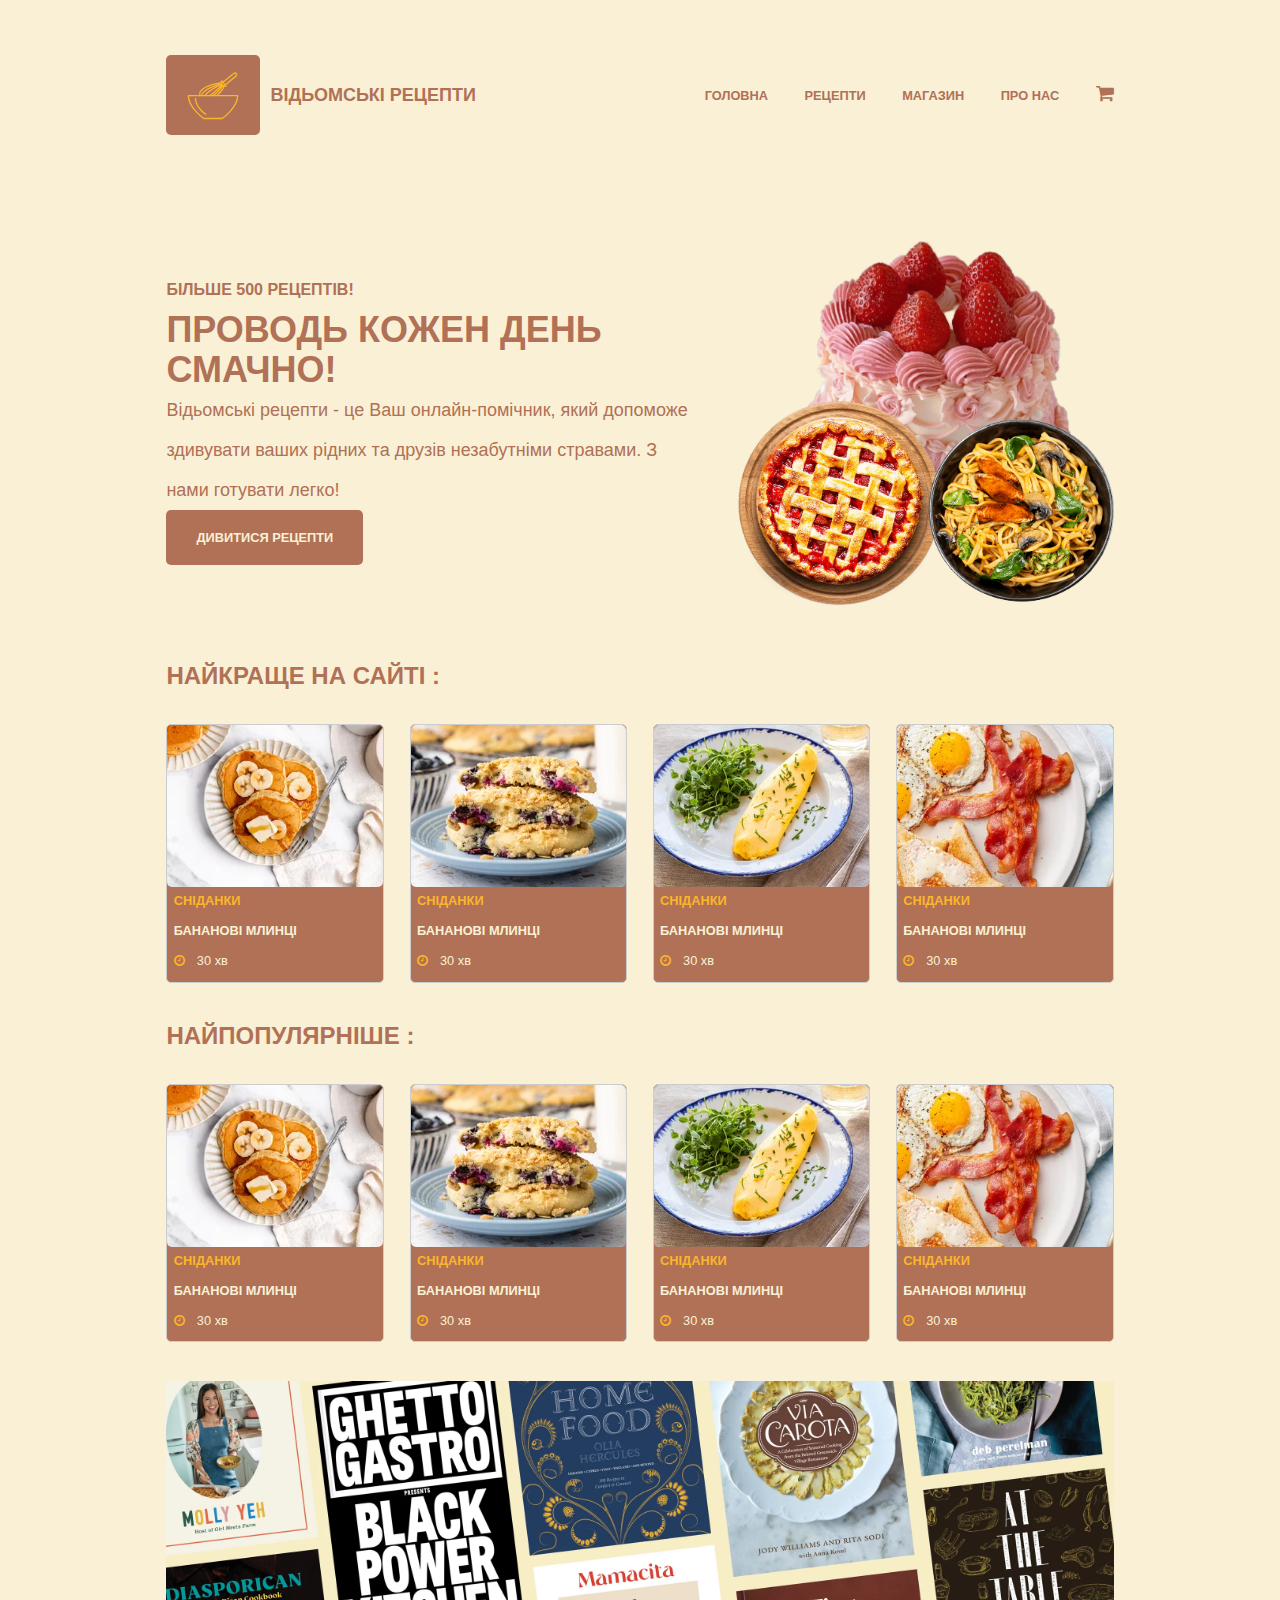
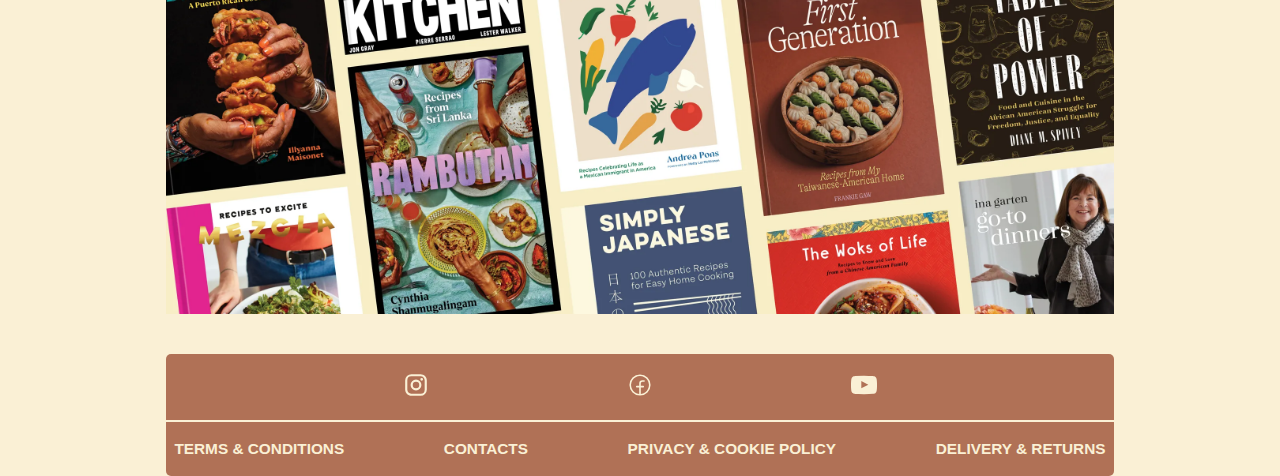
<file: index.html>
<!DOCTYPE html>
<html>
<head>
	<meta charset="utf-8" />
	<meta name="viewport" content="width=device-width, initial-scale=1">
	<meta http-equiv="Content-Security-Policy" content="upgrade-insecure-requests">
	<link rel="stylesheet" href="style.css">
	<link rel="preconnect" href="https://fonts.googleapis.com">
	<link rel="preconnect" href="https://fonts.gstatic.com" crossorigin>
	<link href="http://cdnjs.cloudflare.com/ajax/libs/font-awesome/4.3.0/css/font-awesome.css" rel="stylesheet"  type='text/css'>
	<title>Відьомські Рецепти</title>
</head>
<body>
		<nav>
			<div class="name">
				<a href="index.html" class="logo"><img src="images/recipe-keeper.svg"></a>
				<p >ВІДЬОМСЬКІ РЕЦЕПТИ</p>
			</div>

			<div class="nav-links" id="navLinks">
				<i class="fa fa-times" onclick="hideMenu()"></i>
				<ul>
					<li><a href="">ГОЛОВНА</a></li>
					<li><a href="recipes.html">РЕЦЕПТИ</a></li>
					<li><a href="">МАГАЗИН</a></li>
					<li><a href="about.html">ПРО НАС</a></li>
					<li><a href=""><i class="fa fa-shopping-cart"></i></a></li>
				</ul>
			</div>
			<i class="fa fa-bars" onclick="showMenu()"></i>
		</nav>
 
<!--------Javascript for Toggle Menu---------->
	<script>
		var NavLinks = document.getElementById("navLinks")
		function showMenu(){
			NavLinks.style.right = "0";
		}
		function hideMenu(){

			NavLinks.style.right = "-200px";
		}
	</script>
	<div class="call">
		<div class=" call container">
			<div class="call-text">
				<p>Більше 500 рецептів!</p>
				<p class="call about-main2">Проводь кожен день Смачно!</p>
				<p class="call about-main3">Відьомські рецепти - це Ваш онлайн-помічник, який допоможе здивувати ваших рідних
					та друзів незабутніми стравами. З нами готувати легко!</p>
					<div class="btn btn1">
						<button class="button">Дивитися Рецепти</button>
					</div>
			</div>
				<div class="food-gallery">
					<img src="images/different-food.png" alt="different food">
				</div>
		</div>
		<div class="clearfix"></div>


	</div>
	<div class="site-best">Найкраще на сайті :</div>
	<div class="container">
		<div class="responsive">
			<div class="gallery">
				<a target="_blank" href="images/Banana-Pancakes.webp">
				<img src="images/Banana-Pancakes.webp" alt="Cinque Terre" width="600" height="400">
				</a>
				<div class="desc">
					<div class="food-type">Сніданки</div>
					<div class="food-name">Бананові млинці</div>
					<div class="timer">
						<i class="fa fa-clock-o"></i>
						<span>30 хв</span>
					</div>
				</div>
			</div>
		</div>


		<div class="responsive">
			<div class="gallery">
				<a target="_blank" href="images/Blueberry-Muffin.webp">
				<img src="images/Blueberry-Muffin.webp" alt="Forest" width="600" height="400">
				</a>
				<div class="desc">
					<div class="food-type">Сніданки</div>
					<div class="food-name">Бананові млинці</div>
					<div class="timer">
						<i class="fa fa-clock-o"></i>
						<span>30 хв</span>
					</div>
				</div>
			</div>
		</div>

		<div class="responsive">
			<div class="gallery">
				<a target="_blank" href="images/French-Omlette.webp">
				<img src="images/French-Omlette.webp" alt="Northern Lights" width="600" height="400">
				</a>
				<div class="desc">
					<div class="food-type">Сніданки</div>
					<div class="food-name">Бананові млинці</div>
					<div class="timer">
						<i class="fa fa-clock-o"></i>
						<span>30 хв</span>
					</div>
				</div>
			</div>
		</div>

		<div class="responsive">
			<div class="gallery">
				<a target="_blank" href="images/Microwave-Bacon.webp">
				<img src="images/Microwave-Bacon.webp" alt="Mountains" width="600" height="400">
				</a>
				<div class="desc">
					<div class="food-type">Сніданки</div>
					<div class="food-name">Бананові млинці</div>
					<div class="timer">
						<i class="fa fa-clock-o"></i>
						<span>30 хв</span>
					</div>
				</div>
			</div>
		</div>
	</div>

	<div class="clearfix"></div>
	<div class="site-best">Найпопулярніше :</div>
	<div class="container">
		<div class="responsive">
			<div class="gallery">
				<a target="_blank" href="images/Banana-Pancakes.webp">
				<img src="images/Banana-Pancakes.webp" alt="Cinque Terre" width="600" height="400">
				</a>
				<div class="desc">
					<div class="food-type">Сніданки</div>
					<div class="food-name">Бананові млинці</div>
					<div class="timer">
						<i class="fa fa-clock-o"></i>
						<span>30 хв</span>
					</div>
				</div>
			</div>
		</div>


		<div class="responsive">
			<div class="gallery">
				<a target="_blank" href="images/Blueberry-Muffin.webp">
				<img src="images/Blueberry-Muffin.webp" alt="Forest" width="600" height="400">
				</a>
				<div class="desc">
					<div class="food-type">Сніданки</div>
					<div class="food-name">Бананові млинці</div>
					<div class="timer">
						<i class="fa fa-clock-o"></i>
						<span>30 хв</span>
					</div>
				</div>
			</div>
		</div>

		<div class="responsive">
			<div class="gallery">
				<a target="_blank" href="images/French-Omlette.webp">
				<img src="images/French-Omlette.webp" alt="Northern Lights" width="600" height="400">
				</a>
				<div class="desc">
					<div class="food-type">Сніданки</div>
					<div class="food-name">Бананові млинці</div>
					<div class="timer">
						<i class="fa fa-clock-o"></i>
						<span>30 хв</span>
					</div>
				</div>
			</div>
		</div>

		<div class="responsive">
			<div class="gallery">
				<a target="_blank" href="images/Microwave-Bacon.webp">
				<img src="images/Microwave-Bacon.webp" alt="Mountains" width="600" height="400">
				</a>
				<div class="desc">
					<div class="food-type">Сніданки</div>
					<div class="food-name">Бананові млинці</div>
					<div class="timer">
						<i class="fa fa-clock-o"></i>
						<span>30 хв</span>
					</div>
				</div>
			</div>
		</div>
	</div>

	<div class="call">
		<div class="food-gallery book">
			<img src="images/Epi-FallCookbooks-Web.webp" alt="different food">
		</div>

	</div>

    
	<div class="footr">
		<div class="social-media">
			<a href=""><img src="images/instagram.svg" alt="Instagram logo"></a>
			<a href=""><img src="images/facebook-logo.svg" alt="Facebook logo"></a>
			<a href=""><img src="images/youtube-play.svg" alt="Youtube logo"></a>
		</div>
		<div class="lineHorizontal__container">
			<div class="lineHorizontal"></div>
		</div>
		<div class="info">
			<a href="">TERMS & CONDITIONS</a>
			<a href="">CONTACTS</a>
			<a href="">PRIVACY & COOKIE POLICY</a>
			<a href="">DELIVERY & RETURNS</a>
		</div>
	</div>




</body>

</html>
</file>
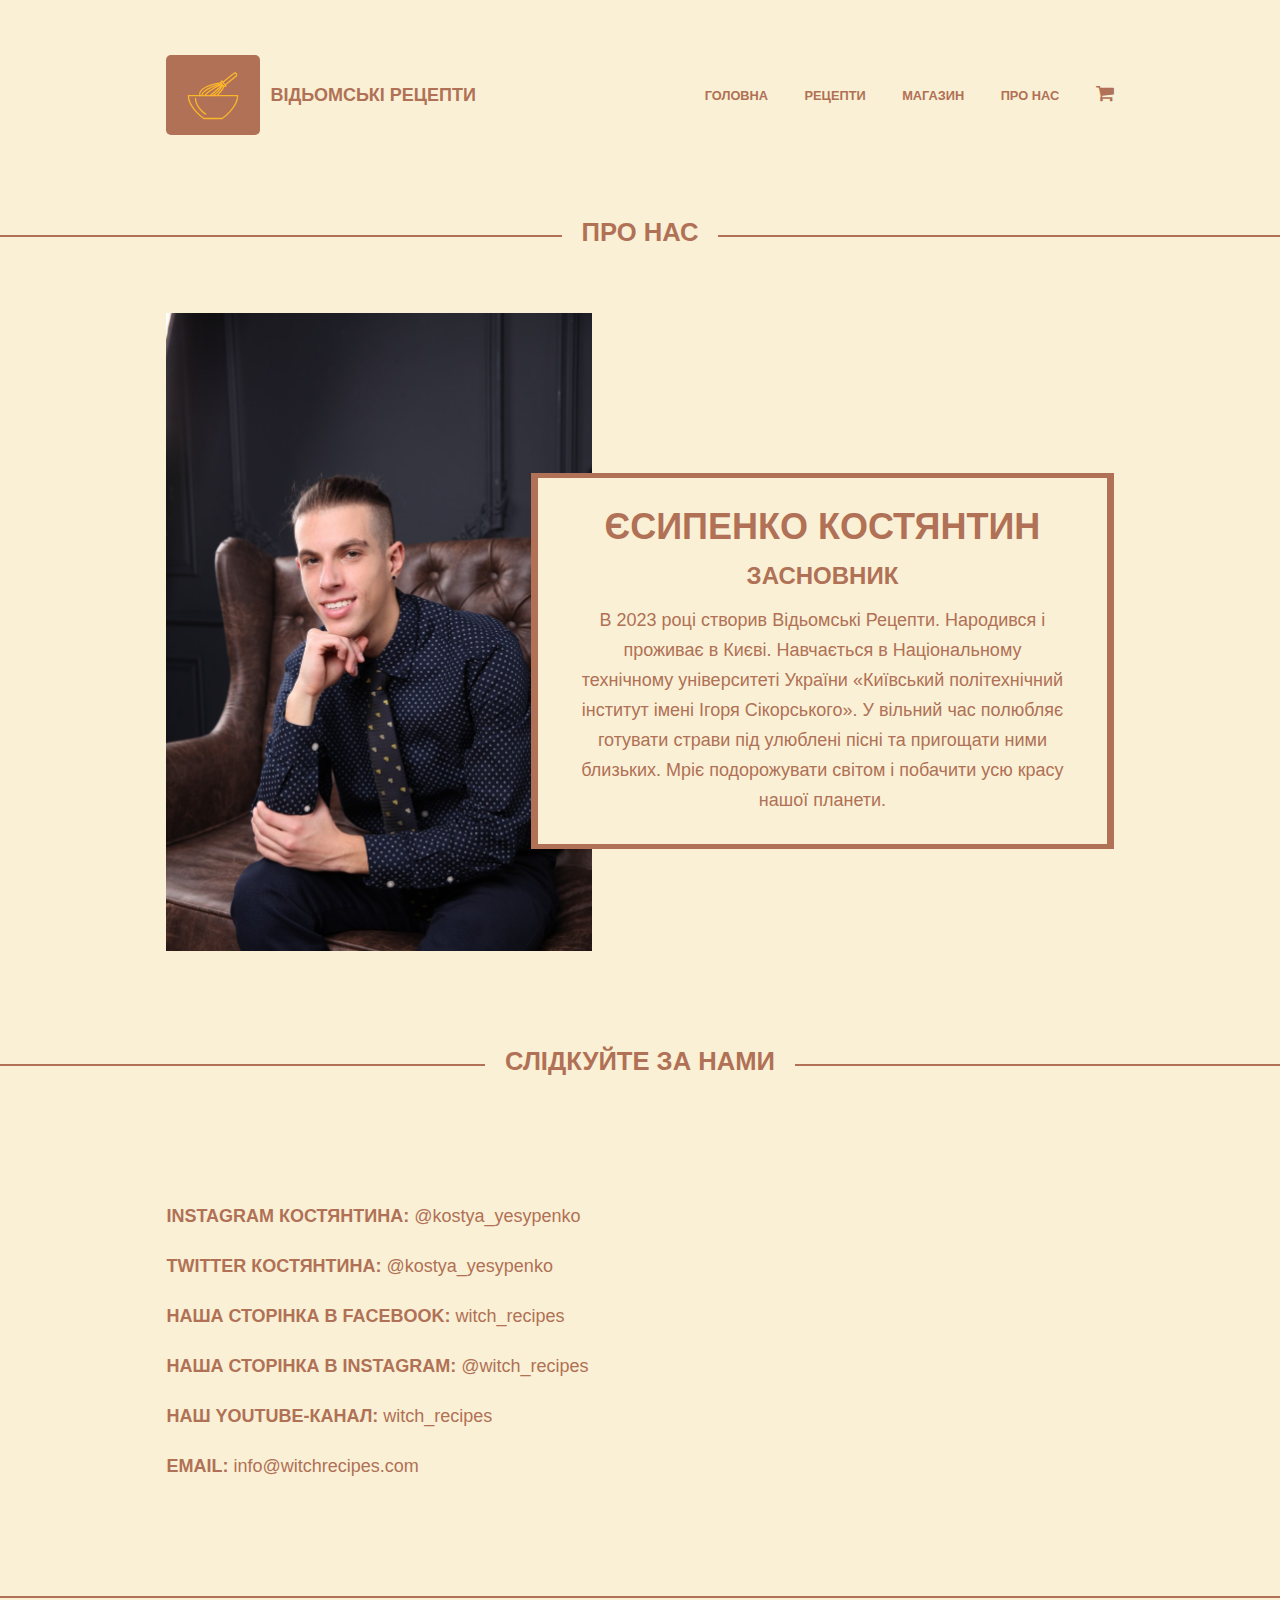
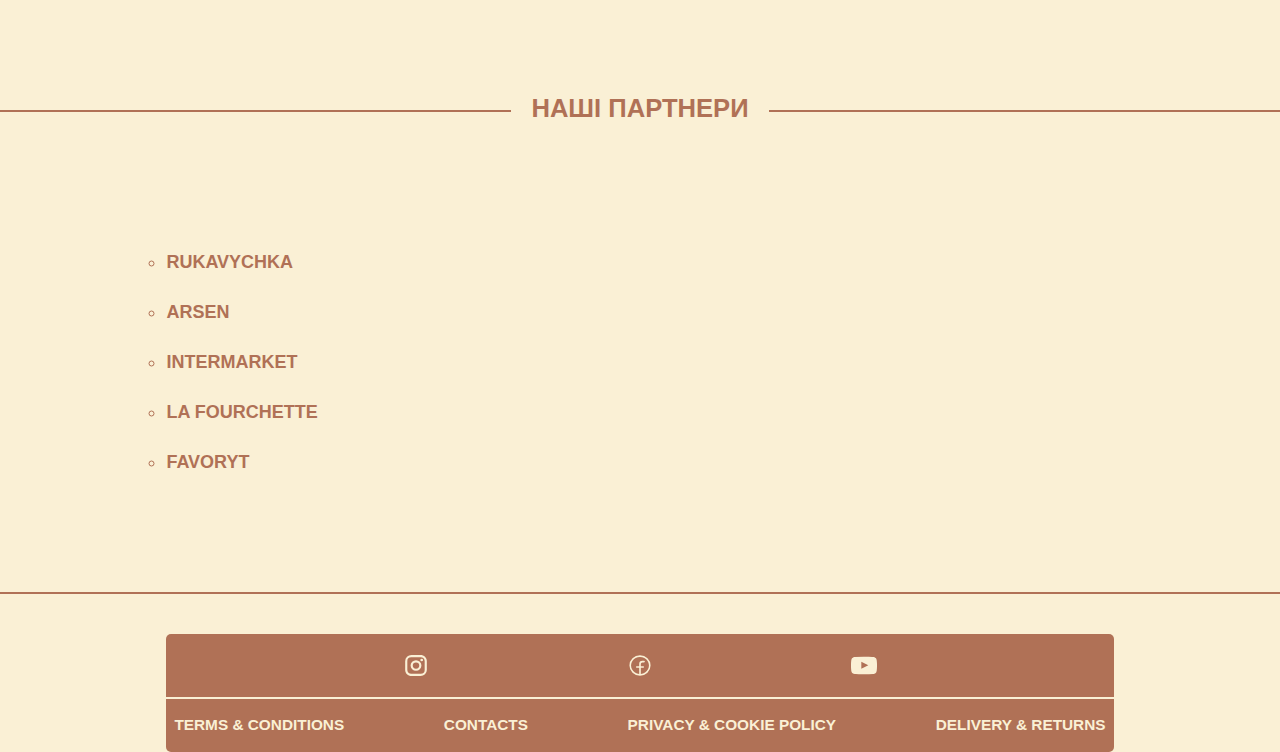
<file: about.html>
<!DOCTYPE html>
<html>
<head>
	<meta charset="utf-8" />
	<meta name="viewport" content="width=device-width, initial-scale=1">
	<meta http-equiv="Content-Security-Policy" content="upgrade-insecure-requests">
	<link rel="stylesheet" href="style.css">
	<link rel="preconnect" href="https://fonts.googleapis.com">
	<link rel="preconnect" href="https://fonts.gstatic.com" crossorigin>
	<link href="http://cdnjs.cloudflare.com/ajax/libs/font-awesome/4.3.0/css/font-awesome.css" rel="stylesheet"  type='text/css'>

	<title>Про Нас</title>
</head>
<body>
		<nav>
			<div class="name">
				<a href="index.html" class="logo"><img src="images/recipe-keeper.svg"></a>
				<p >ВІДЬОМСЬКІ РЕЦЕПТИ</p>
			</div>

			<div class="nav-links" id="navLinks">
				<i class="fa fa-times" onclick="hideMenu()"></i>
				<ul>
					<li><a href="index.html">ГОЛОВНА</a></li>
					<li><a href="recipes.html">РЕЦЕПТИ</a></li>
					<li><a href="">МАГАЗИН</a></li>
					<li><a href="">ПРО НАС</a></li>
					<li><a href=""><i class="fa fa-shopping-cart"></i></a></li>
				</ul>
			</div>
			<i class="fa fa-bars" onclick="showMenu()"></i>
		</nav>
 
<!--------Javascript for Toggle Menu---------->
	<script>
		var NavLinks = document.getElementById("navLinks")
		function showMenu(){
			NavLinks.style.right = "0";
		}
		function hideMenu(){

			NavLinks.style.right = "-200px";
		}
	</script>
	</section>
    <h1 class="hr-lines"><span>ПРО НАС</span></h1>
	<div class="creator">
		<img src="images/creator.jpg" alt="Creator">
		<div class="creator-info">
			<h2>ЄСИПЕНКО КОСТЯНТИН</h2>
			<h3>ЗАСНОВНИК</h3>
			<p>В 2023 році створив Відьомські Рецепти. Народився і проживає в Києві. Навчається в Національному технічному університеті 
				України «Київський політехнічний інститут імені Ігоря Сікорського». 
				У вільний час полюбляє готувати страви під улюблені пісні та пригощати ними близьких. 
				Мріє подорожувати світом і побачити усю красу нашої планети.</p>
		</div>
	</div>
    <h1 class="hr-lines"><span>СЛІДКУЙТЕ ЗА НАМИ</span></h1>
	<section>
		<ul class="follow">
			<li><span>INSTAGRAM КОСТЯНТИНА: </span><a href="">@kostya_yesypenko</a></li>
			<li><span>TWITTER КОСТЯНТИНА: </span><a href="">@kostya_yesypenko</a></li>
			<li><span>НАША СТОРІНКА В FACEBOOK: </span><a href="">witch_recipes</a></li>
			<li><span>НАША СТОРІНКА В INSTAGRAM: </span><a href="">@witch_recipes</a></li>
			<li><span>НАШ YOUTUBE-КАНАЛ: </span><a href="">witch_recipes</a></li>
			<li><span>EMAIL: </span><a href="">info@witchrecipes.com </a></li>
		</ul>
	</section>
	<hr>
	<h1 class="hr-lines" style="margin-top: 107px;"><span>НАШІ ПАРТНЕРИ</span></h1>
	<section>
		<ul class="follow" style="list-style: circle;">
			<li>RUKAVYCHKA</li>
			<li>ARSEN</li>
			<li>INTERMARKET</li>
			<li>LA FOURCHETTE</li>
			<li>FAVORYT</li>
		</ul>
	</section>
	<hr>
	<div class="footr">
		<div class="social-media">
			<img src="images/instagram.svg" alt="Instagram logo">
			<img src="images/facebook-logo.svg" alt="Facebook logo">
			<img src="images/youtube-play.svg" alt="Youtube logo">
		</div>
		<div class="lineHorizontal__container">
			<div class="lineHorizontal"></div>
		</div>
		<div class="info">
			<a href="">TERMS & CONDITIONS</a>
			<a href="">CONTACTS</a>
			<a href="">PRIVACY & COOKIE POLICY</a>
			<a href="">DELIVERY & RETURNS</a>
		</div>
	</div>




</body>

</html>
</file>
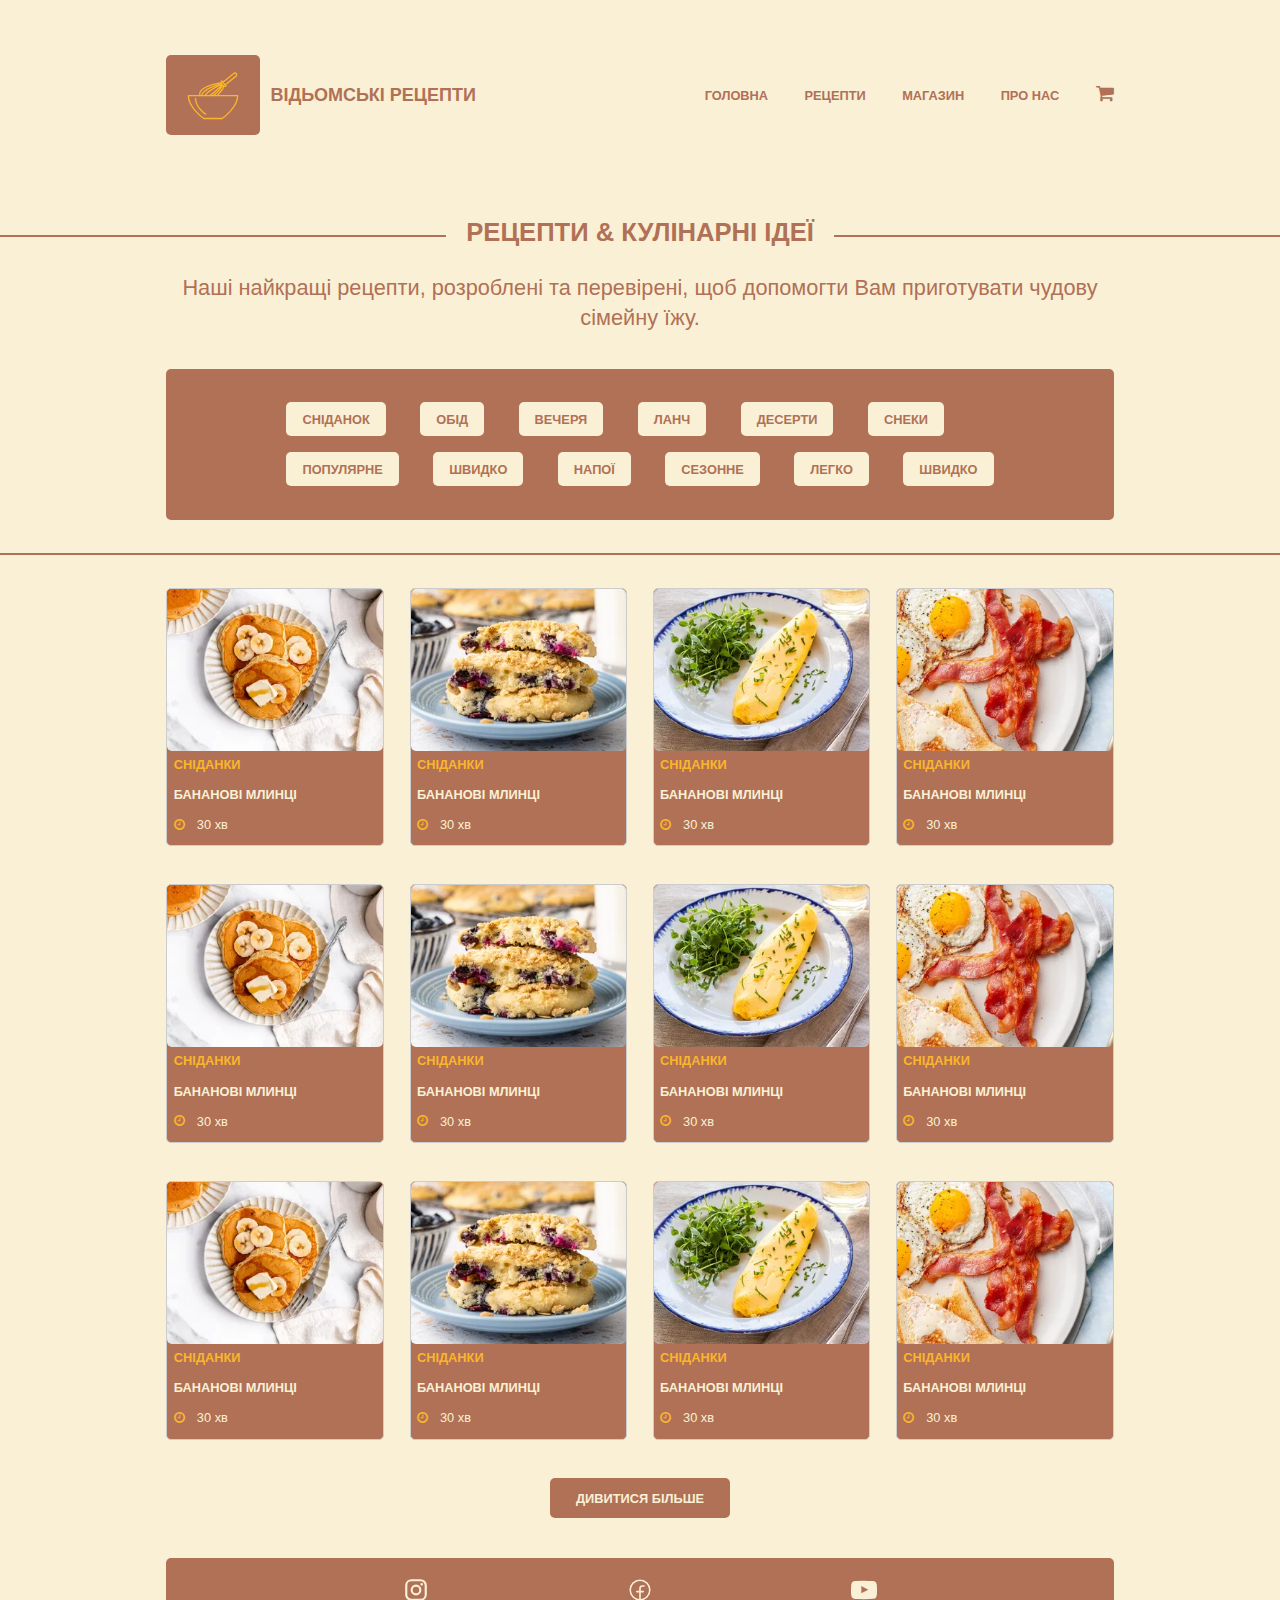
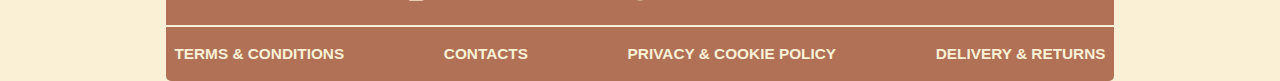
<file: recipes.html>
<!DOCTYPE html>
<html>
<head>
	<meta charset="utf-8" />
	<meta name="viewport" content="width=device-width, initial-scale=1">
	<meta http-equiv="Content-Security-Policy" content="upgrade-insecure-requests">
	<link rel="stylesheet" href="style.css">
	<link rel="preconnect" href="https://fonts.googleapis.com">
	<link rel="preconnect" href="https://fonts.gstatic.com" crossorigin>
	<link href="http://cdnjs.cloudflare.com/ajax/libs/font-awesome/4.3.0/css/font-awesome.css" rel="stylesheet"  type='text/css'>
	<title>Рецепти</title>
</head>
<body>
		<nav>
			<div class="name">
				<a href="index.html" class="logo"><img src="images/recipe-keeper.svg"></a>
				<p >ВІДЬОМСЬКІ РЕЦЕПТИ</p>
			</div>

			<div class="nav-links" id="navLinks">
				<i class="fa fa-times" onclick="hideMenu()"></i>
				<ul>
					<li><a href="index.html">ГОЛОВНА</a></li>
					<li><a href="">РЕЦЕПТИ</a></li>
					<li><a href="">МАГАЗИН</a></li>
					<li><a href="about.html">ПРО НАС</a></li>
					<li><a href=""><i class="fa fa-shopping-cart"></i></a></li>
				</ul>
			</div>
			<i class="fa fa-bars" onclick="showMenu()"></i>
		</nav>
    <h1 class="hr-lines"><span>РЕЦЕПТИ & КУЛІНАРНІ ІДЕЇ</span></h1>
	<p class="about-recipes">
		Наші найкращі рецепти, розроблені та перевірені, щоб допомогти Вам приготувати чудову сімейну їжу.
	</p>
	<div class="quick-find">
		<div class="quick-links">
			<ul>
				<li><a href="">СНІДАНОК</a></li>
				<li><a href="">ОБІД</a></li>
				<li><a href="">ВЕЧЕРЯ</a></li>
				<li><a href="">ЛАНЧ</a></li>
				<li><a href="">ДЕСЕРТИ</a></li>
				<li><a href="">СНЕКИ</a></li>
			</ul>
			<ul class="additional">
				<li><a href="">ПОПУЛЯРНЕ</a></li>
				<li><a href="">ШВИДКО</a></li>
				<li><a href="">НАПОЇ</a></li>
				<li><a href="">СЕЗОННЕ</a></li>
				<li><a href="">ЛЕГКО</a></li>
				<li><a href="">ШВИДКО</a></li>
			</ul>
		</div>
	</div>
<!--------Javascript for Toggle Menu---------->
	<script>
		var NavLinks = document.getElementById("navLinks")
		function showMenu(){
			NavLinks.style.right = "0";
		}
		function hideMenu(){

			NavLinks.style.right = "-200px";
		}
	</script>
    <hr>

	<div class="container">
		<div class="responsive">
			<div class="gallery">
				<a target="_blank" href="images/Banana-Pancakes.webp">
				<img src="images/Banana-Pancakes.webp" alt="Cinque Terre" width="600" height="400">
				</a>
				<div class="desc">
					<div class="food-type">Сніданки</div>
					<div class="food-name">Бананові млинці</div>
					<div class="timer">
						<i class="fa fa-clock-o"></i>
						<span>30 хв</span>
					</div>
				</div>
			</div>
		</div>
	
	
		<div class="responsive">
			<div class="gallery">
				<a target="_blank" href="images/Blueberry-Muffin.webp">
				<img src="images/Blueberry-Muffin.webp" alt="Forest" width="600" height="400">
				</a>
				<div class="desc">
					<div class="food-type">Сніданки</div>
					<div class="food-name">Бананові млинці</div>
					<div class="timer">
						<i class="fa fa-clock-o"></i>
						<span>30 хв</span>
					</div>
				</div>
			</div>
		</div>
	
		<div class="responsive">
			<div class="gallery">
				<a target="_blank" href="images/French-Omlette.webp">
				<img src="images/French-Omlette.webp" alt="Northern Lights" width="600" height="400">
				</a>
				<div class="desc">
					<div class="food-type">Сніданки</div>
					<div class="food-name">Бананові млинці</div>
					<div class="timer">
						<i class="fa fa-clock-o"></i>
						<span>30 хв</span>
					</div>
				</div>
			</div>
		</div>
	
		<div class="responsive">
			<div class="gallery">
				<a target="_blank" href="images/Microwave-Bacon.webp">
				<img src="images/Microwave-Bacon.webp" alt="Mountains" width="600" height="400">
				</a>
				<div class="desc">
					<div class="food-type">Сніданки</div>
					<div class="food-name">Бананові млинці</div>
					<div class="timer">
						<i class="fa fa-clock-o"></i>
						<span>30 хв</span>
					</div>
				</div>
			</div>
		</div>
	</div>

	<div class="container">
		<div class="responsive">
			<div class="gallery">
				<a target="_blank" href="images/Banana-Pancakes.webp">
				<img src="images/Banana-Pancakes.webp" alt="Cinque Terre" width="600" height="400">
				</a>
				<div class="desc">
					<div class="food-type">Сніданки</div>
					<div class="food-name">Бананові млинці</div>
					<div class="timer">
						<i class="fa fa-clock-o"></i>
						<span>30 хв</span>
					</div>
				</div>
			</div>
		</div>
	
	
		<div class="responsive">
			<div class="gallery">
				<a target="_blank" href="images/Blueberry-Muffin.webp">
				<img src="images/Blueberry-Muffin.webp" alt="Forest" width="600" height="400">
				</a>
				<div class="desc">
					<div class="food-type">Сніданки</div>
					<div class="food-name">Бананові млинці</div>
					<div class="timer">
						<i class="fa fa-clock-o"></i>
						<span>30 хв</span>
					</div>
				</div>
			</div>
		</div>
	
		<div class="responsive">
			<div class="gallery">
				<a target="_blank" href="images/French-Omlette.webp">
				<img src="images/French-Omlette.webp" alt="Northern Lights" width="600" height="400">
				</a>
				<div class="desc">
					<div class="food-type">Сніданки</div>
					<div class="food-name">Бананові млинці</div>
					<div class="timer">
						<i class="fa fa-clock-o"></i>
						<span>30 хв</span>
					</div>
				</div>
			</div>
		</div>
	
		<div class="responsive">
			<div class="gallery">
				<a target="_blank" href="images/Microwave-Bacon.webp">
				<img src="images/Microwave-Bacon.webp" alt="Mountains" width="600" height="400">
				</a>
				<div class="desc">
					<div class="food-type">Сніданки</div>
					<div class="food-name">Бананові млинці</div>
					<div class="timer">
						<i class="fa fa-clock-o"></i>
						<span>30 хв</span>
					</div>
				</div>
			</div>
		</div>
	</div>

	<div class="container">
		<div class="responsive">
			<div class="gallery">
				<a target="_blank" href="images/Banana-Pancakes.webp">
				<img src="images/Banana-Pancakes.webp" alt="Cinque Terre" width="600" height="400">
				</a>
				<div class="desc">
					<div class="food-type">Сніданки</div>
					<div class="food-name">Бананові млинці</div>
					<div class="timer">
						<i class="fa fa-clock-o"></i>
						<span>30 хв</span>
					</div>
				</div>
			</div>
		</div>
	
	
		<div class="responsive">
			<div class="gallery">
				<a target="_blank" href="images/Blueberry-Muffin.webp">
				<img src="images/Blueberry-Muffin.webp" alt="Forest" width="600" height="400">
				</a>
				<div class="desc">
					<div class="food-type">Сніданки</div>
					<div class="food-name">Бананові млинці</div>
					<div class="timer">
						<i class="fa fa-clock-o"></i>
						<span>30 хв</span>
					</div>
				</div>
			</div>
		</div>
	
		<div class="responsive">
			<div class="gallery">
				<a target="_blank" href="images/French-Omlette.webp">
				<img src="images/French-Omlette.webp" alt="Northern Lights" width="600" height="400">
				</a>
				<div class="desc">
					<div class="food-type">Сніданки</div>
					<div class="food-name">Бананові млинці</div>
					<div class="timer">
						<i class="fa fa-clock-o"></i>
						<span>30 хв</span>
					</div>
				</div>
			</div>
		</div>
	
		<div class="responsive">
			<div class="gallery">
				<a target="_blank" href="images/Microwave-Bacon.webp">
				<img src="images/Microwave-Bacon.webp" alt="Mountains" width="600" height="400">
				</a>
				<div class="desc">
					<div class="food-type">Сніданки</div>
					<div class="food-name">Бананові млинці</div>
					<div class="timer">
						<i class="fa fa-clock-o"></i>
						<span>30 хв</span>
					</div>
				</div>
			</div>
		</div>
	</div>
	<div class="clearfix"></div>
	<div class="btn">
		<button class="button">Дивитися Більше</button>
	</div>


    
	<div class="footr">
		<div class="social-media">
			<a href=""><img src="images/instagram.svg" alt="Instagram logo"></a>
			<a href=""><img src="images/facebook-logo.svg" alt="Facebook logo"></a>
			<a href=""><img src="images/youtube-play.svg" alt="Youtube logo"></a>
		</div>
		<div class="lineHorizontal__container">
			<div class="lineHorizontal"></div>
		</div>
		<div class="info">
			<a href="">TERMS & CONDITIONS</a>
			<a href="">CONTACTS</a>
			<a href="">PRIVACY & COOKIE POLICY</a>
			<a href="">DELIVERY & RETURNS</a>
		</div>
	</div>




</body>

</html>
</file>
<file: style.css>
*{
	margin: 0;
	padding: 0;
}
body{
	overflow-x: hidden;
	background-color: rgba(250, 240, 213, 1);
	font-family: Arial, sans-serif;;
	
}

nav{
	display: flex;
	margin: 3% 13% 77px ;	
	justify-content: space-between;
	align-items: center;
}

.nav-links{
	display: block;
	justify-content: space-between;
	font-family: Arial, sans-serif;
	font-weight: bold;
	text-align: right;
	
}
.nav-links ul{
	padding: 30px;
	padding-right: 0;
}

.nav-links ul li{
	list-style: none;
	display: inline-block;
	padding: 1rem 0 1rem 2rem;
	height: 20px;
	position: relative;
}

.nav-links ul li::after{
	content: '';
	width: 0%;
	height: 2px;
	background:  rgba(176, 113, 86, 1);
	display: block;
	margin: auto;
	transition: 0.5s;
}
.nav-links ul li:hover::after{
	width: 100%;

}
.nav-links ul li a{
	text-decoration: none;
	color:rgba(176, 113, 86, 1);
	font-size: 1vw;
	line-height: 20px;
}

nav .fa{
	display: none;
}
nav .fa-shopping-cart{
	font-size: 1.5em;
	color: rgba(176, 113, 86, 1);
	display: block;
}
.logo{
	background-color: rgba(176, 113, 86, 1);
	width: 64px;
	height: 64px;
	padding: 8px 15px;
	border-radius:5px;
}
.name{
	display: flex;
	align-items: center;
}
.name p{
	font-family: Arial, sans-serif;
	font-weight: bold;
	font-size: 18px;
	padding: 30px 10px;
	color: rgba(176, 113, 86, 1);
}
.name img{
	filter: invert(76%) sepia(93%) saturate(940%) hue-rotate(333deg) brightness(98%) contrast(100%);
	width: 64px;
	height: 64px;
}
.hr-lines{
	width: 100%; 
	text-align: center; 
	border-bottom: 2px solid  rgba(176, 113, 86, 1);
	line-height: 0.1em;
	margin: 10px 0 20px; 
}
.hr-lines span { 
	font-size: 2vw;
	color:rgba(176, 113, 86, 1);
    background:rgba(250, 240, 213, 1);
    padding:0 20px; 
}

hr {
	height: 2px;
	background-color: rgba(176, 113, 86, 1);
	border: none;
}
.creator{
	position: relative;
	margin:6% 13% 107px;
	height: 638px;
	width: auto;
}
.creator img {
	position: relative;
	width: auto;
	height : auto;
	max-height: 100%;
	max-width: 100%;
  }
.creator-info{
	position: absolute;
	width: 60%;
	height: fit-content;
	top:25%;
	right: 0;

	border-style: solid;
	border-color: rgba(176, 113, 86, 1);
	border-width: 5px 7px; 
	background-color: rgba(250, 240, 213, 1);
}
.creator-info h2{
	padding-top: 29px;
	line-height: 40px;
	font-size: 36px;
	font-weight: bold;
	text-align: center;
	color: rgba(176, 113, 86, 1);
}
.creator-info h3{
	padding-top: 14px;
	line-height: 30px;
	font-size: 24px;
	font-weight: bold;
	text-align: center;
	color: rgba(176, 113, 86, 1);
}
.creator-info p{
	padding:14px 39px 29px;
	line-height: 30px;
	font-size: 18px;
	font-weight:normal;
	text-align: center;
	color: rgba(176, 113, 86, 1);
}
.follow{
	list-style: none;
	padding: 105px 13%;
	position: relative;
	width:40%;
	color: rgba(176, 113, 86, 1);
	font-weight: bold;
	font-size: 18px;
	line-height: 20px;
}
.follow li{
	padding: 15px 0;
}
.follow a{
	font-weight: normal;
	text-decoration: none;
	color:rgba(176, 113, 86, 1);
}
.footr{
	display: inline-block;
	position: relative;
	width: 74%;
	height: 20%;
	margin: 40px 13% 0px;
	background-color: rgba(176, 113, 86, 1);
	border-radius: 5px;
}
.lineHorizontal__container {
	align-items: center;
	display: flex;
	height: 1px;
}
.lineHorizontal {
	border-top: 2px solid rgba(250, 240, 213, 1);
	width: 100%;
}
.social-media{
	display: flex;
	padding: 2% 0px;
	height: 1%;
	width: 50%;
	margin:auto;
	justify-content: space-between;
	align-items: center;
}
.social-media img{
	width: 2vw;
	height: 2vw;
}
.info{
	display: flex;
	padding: 2% 0px;
	justify-content: space-between;
	align-items: center;
	font-size: 1.2vw;
	font-weight: bold;
	font-family: Arial, sans-serif;
	text-align: center;
}
.info a{
	text-decoration: none;
	line-height: 16px;
	color:rgba(250, 240, 213, 1);
	margin: 0 0.5rem;
}
.about-recipes{
	margin: 36px 13%;
	text-align: center;
	font-size: 1.7vw;
	line-height: 30px;
	font-family: Arial, sans-serif;
	color: rgba(176, 113, 86, 1);
}
.quick-find{
	display:flex;
	position: relative;
	width: auto;
	height: auto;
	justify-content: space-around;
	align-items: center;
	margin: 0 13% 33px;
	padding:2% 0;
	background-color:rgba(176, 113, 86, 1);
	border-radius: 5px;
}

.quick-links ul li{
	list-style: none;
	display: inline-block;
	height: 20px;
	padding: 0px 15px;
	margin: 15px 0;
	position: relative;

}
.quick-links ul li a{
	padding: 0.6rem 1rem;
	text-decoration: none;
	color:rgba(176, 113, 86, 1);
	font-size: 1vw;
	font-family: Arial, sans-serif;
	font-weight: bold;
	line-height: 20px;
	background-color: rgba(250, 240, 213, 1);
	border-radius: 5px;
}
.call.about-main3{
	font-weight: normal;
	font-size: 18px;
	margin:0;
	text-transform: none;
}
.call{
	position: relative;
	font-family: Arial, sans-serif;
	font-weight: bold;
	line-height: 40px;
	color: rgba(176, 113, 86, 1);
	text-transform: uppercase;
	height: auto;
	margin:0 13% 55px;
}
.call.about-main2{
	margin:0;
	font-size: 36px;
}
.call.container{
	align-items: center;
	margin:0;
}
.food-gallery{
	width: 100%;
}
.food-gallery img{
	float: right;
	max-width:90%;
	height:fit-content;
}
.container{
	position: relative;
	display:flex;
	justify-content: space-between;
	height: fit-content;
	margin: 33px 13% 3%;
}
div.gallery {
	border: 1px solid #ccc;
	border-radius: 5px;
	background-color: rgba(176, 113, 86, 1);
  }
  
div.gallery:hover {
	border: 1px solid #777;
  }
  
div.gallery img {
	width: 100%;
	height: auto;
	border-radius: 5px;
  }
  
div.desc {
	padding: 0% 3%;
	font-size: 1vw;
	font-weight: bold;
	font-family: Arial, sans-serif;
	text-align: left;
	line-height: 20px;
	text-transform: uppercase;

	color: rgba(250, 240, 213, 1);
  }
.btn.btn1{
	text-align: left;
}
.btn1 button{
	padding: 20px 30px;
}
.responsive {
	box-sizing: border-box;
	float: left;
	width: 22.99999%;
  }

.food-type{
	color: rgba(251, 181, 44, 1);
	padding-bottom: 5%;
}
.food-name{
	padding-bottom: 5%;
}
.timer{
	display:flex;
	align-items: center;
	padding-bottom: 5%;
	font-weight: normal;
	text-transform: lowercase;
}
.fa-clock-o{
	margin-right: 0.75rem;
	color:rgba(251, 181, 44, 1);
}
.btn{
	text-align: center;
}
.button {
	background-color: rgba(176, 113, 86, 1);
	border: none;
	color: rgba(250, 240, 213, 1);
	padding: 1vw 2vw;
	text-align: center;
	text-decoration: none;
	display: inline-block;
	font-size: 1vw;
	font-weight: bold;
	cursor: pointer;
	-webkit-transition-duration: 0.4s;
	transition-duration: 0.4s;
	border-radius: 5px;
	text-transform: uppercase;
  }
.button:hover {
	box-shadow: 0 12px 16px 0 rgba(0,0,0,0.24),0 17px 50px 0 rgba(0,0,0,0.19);
}
.clearfix:after {
	content: "";
	display: table;
	clear: both;
   }
.site-best{
	line-height: 30px;
	text-transform: uppercase;
	font-weight: bold;
	font-size: 24px;
	font-family: Arial, sans-serif;
	color: rgba(176, 113, 86, 1);
	margin-left: 13%;
}


.food-gallery.book img{
	max-width: 100%;
}






@media(max-width:900px){

	nav .fa{
		display: block;
		color: rgba(250, 240, 213, 1);
		margin: 10px;
		cursor: pointer;
	}
	nav .fa-shopping-cart{
		margin: 0;
		color: rgba(250, 240, 213, 1);
	}
	nav .fa-bars{
		color: rgba(176, 113, 86, 1);
	}
	.nav-links ul{
		padding: 30px;	
	}
	.nav-links ul li{
		display: block;
	}
	.nav-links ul li a{
		display: block;
		font-size: 2vw;
	}
	.nav-links{
		position: absolute;
		background: rgba(176, 113, 86, 1);
		height:100vh;
		width:200px;
		top: 0;
		right: -200px;
		text-align: left;
		z-index: 2;
		transition: 1s;
	}
	.creator{
		display: inline-block;
		text-align: center;
		margin-bottom: 6%;
		height: auto;
		width: auto;
	}
	.creator img {
		margin: 0 20% 2%;
		width: auto;
		height : auto;
		max-height: 60%;
		max-width: 60%;
	  }
	  
	.creator-info{
		position: relative;
		width: 100%;
	}

	.hr-lines:before{
		width:10%;
	}
	.hr-lines::after{
		width:10%;
	}
	.info{
		line-height: 0.5rem;

	}
	.nav-links ul li a{
		color: rgba(250, 240, 213, 1);
	}

	.quick-links ul li a{
		padding: 0.4rem 0.7rem;

	}
	.nav-links ul li{
		padding: 1rem 0 1rem 1rem;

	}
	.food-gallery{
		display: flex;
		justify-content: center;
		align-items: center;
	}
}
@media only screen and (max-width: 900px) {
	.container{
		display:block;
	}
	.responsive {
	  width: 49.99999%;
	  padding: 0 2%;
	  margin-bottom: 5%;

	}
	

  }
  
@media only screen and (max-width: 700px) {
	.responsive {
		width: 100%;
		margin: auto;
		margin-bottom: 7%;
		padding: 0;
	}
}

@media (max-width: 1000px) {
	.additional{
		display: none;
	}
	.quick-links ul li{
		padding: 0px 7.5px;
	}

}
</file>
